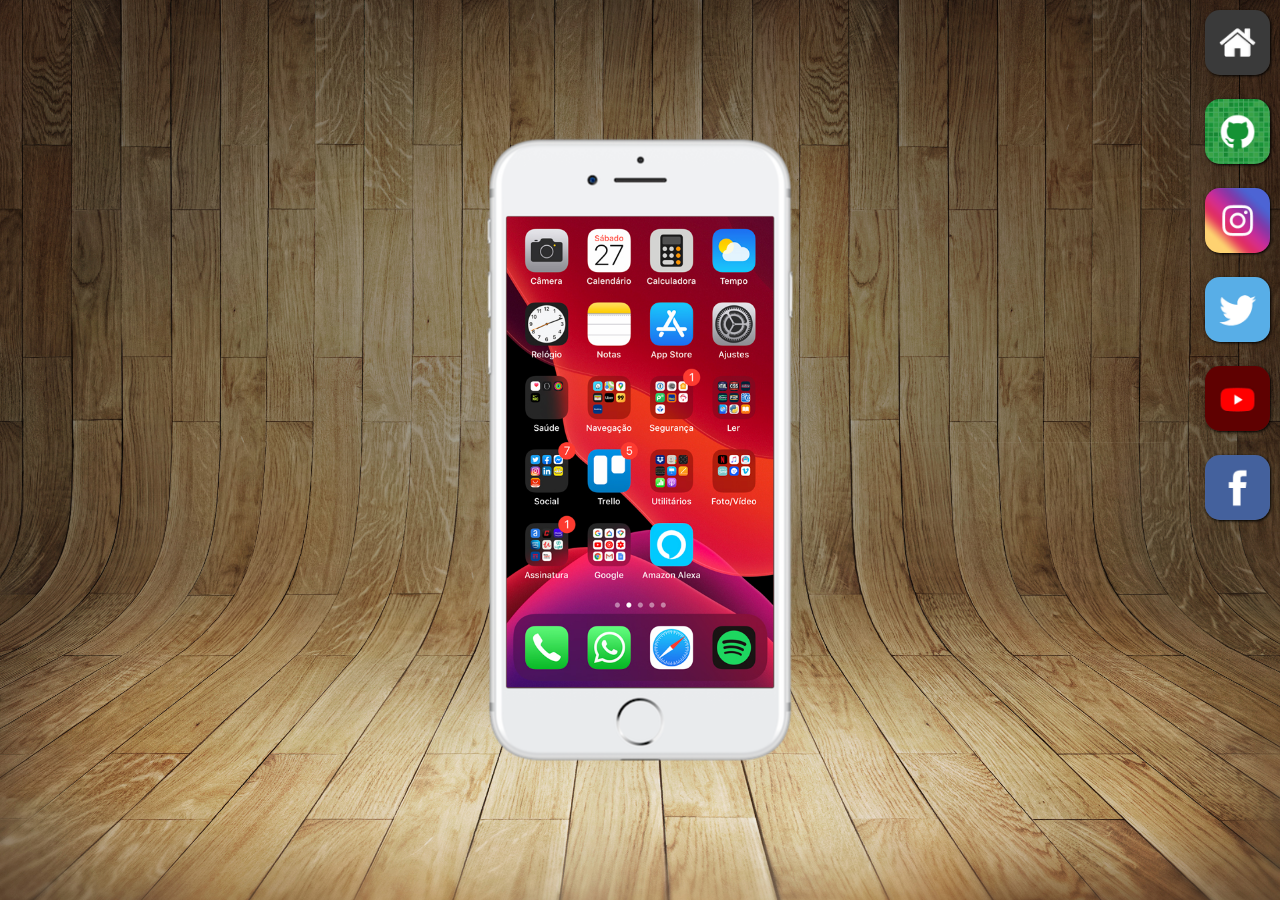
<file: index.html>
<!DOCTYPE html>
<html lang="pt-br">
<head>
    <meta charset="UTF-8">
    <meta name="viewport" content="width=device-width, initial-scale=1.0">
    <link rel="shortcut icon" href="favicon.ico" type="image/x-icon">

    <title>Projeto de rede social</title>

    <link rel="stylesheet" href="estilo.css">


</head>
<body>

    <main>

        <section id="telefone">

            <iframe src="index2.html" 
            name="tela" id="tela"
            frameborder="0">

            infelizmente nao foi possivel carregar o conteudo...


            </iframe>

        </section>

        <section id="redes-sociais">
            <a href="index2.html" target="tela"><img src="imagens/logo-home.jpg" alt="home"></a><br>
            <a href="index4.html" target="tela"><img src="imagens/logo-github.jpg" alt="github"></a><br>
            <a href="index5.html" target="tela"><img src="imagens/logo-instagram.jpg" alt="insta"></a><br>
            <a href="index6.html" target="tela"><img src="imagens/logo-twitter.jpg" alt="twitter"></a><br>
            <a href="index3.html" target="tela"><img src="imagens/logo-youtube.jpg" alt="youtube"></a><br>
            <a href="index7.html" target="tela"><img src="imagens/logo-facebook.jpg" alt="facebook"></a>
        </section>

    </main>


</body>
</html>
</file>
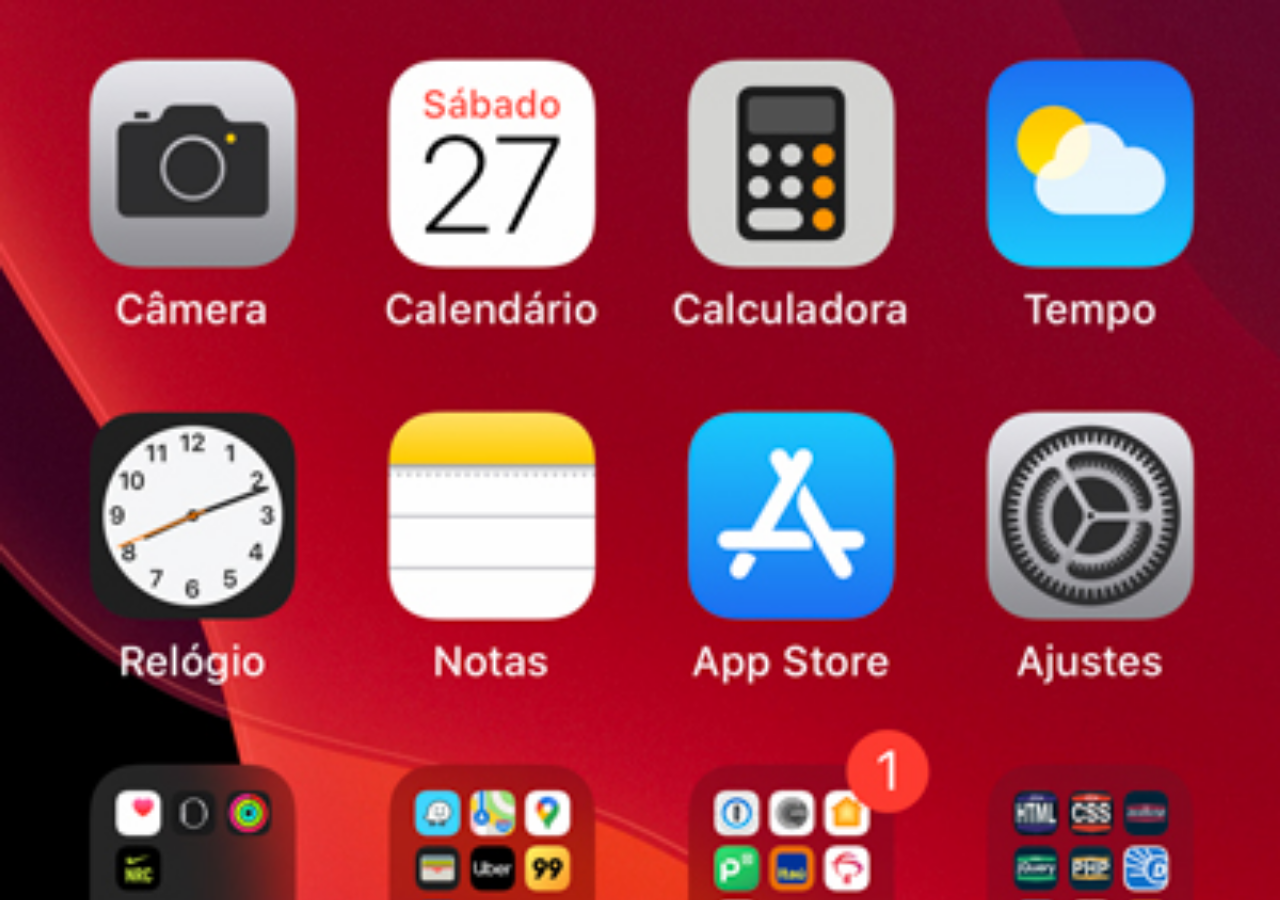
<file: index2.html>
<!DOCTYPE html>
<html lang="pt-br">
<head>
    <meta charset="UTF-8">
    <meta name="viewport" content="width=device-width, initial-scale=1.0">
    <title>home</title>

    <style>

        * {
            margin: 0px;
            padding: 0px;
        }

        body {
            width: 100vw;
            height: 100vh;
            background: rgb(185, 72, 72) url('imagens/tela-home.jpg')
            no-repeat top center;
            background-size: cover;
            
        }
        
    </style>



</head>
<body>
    
</body>
</html>
</file>
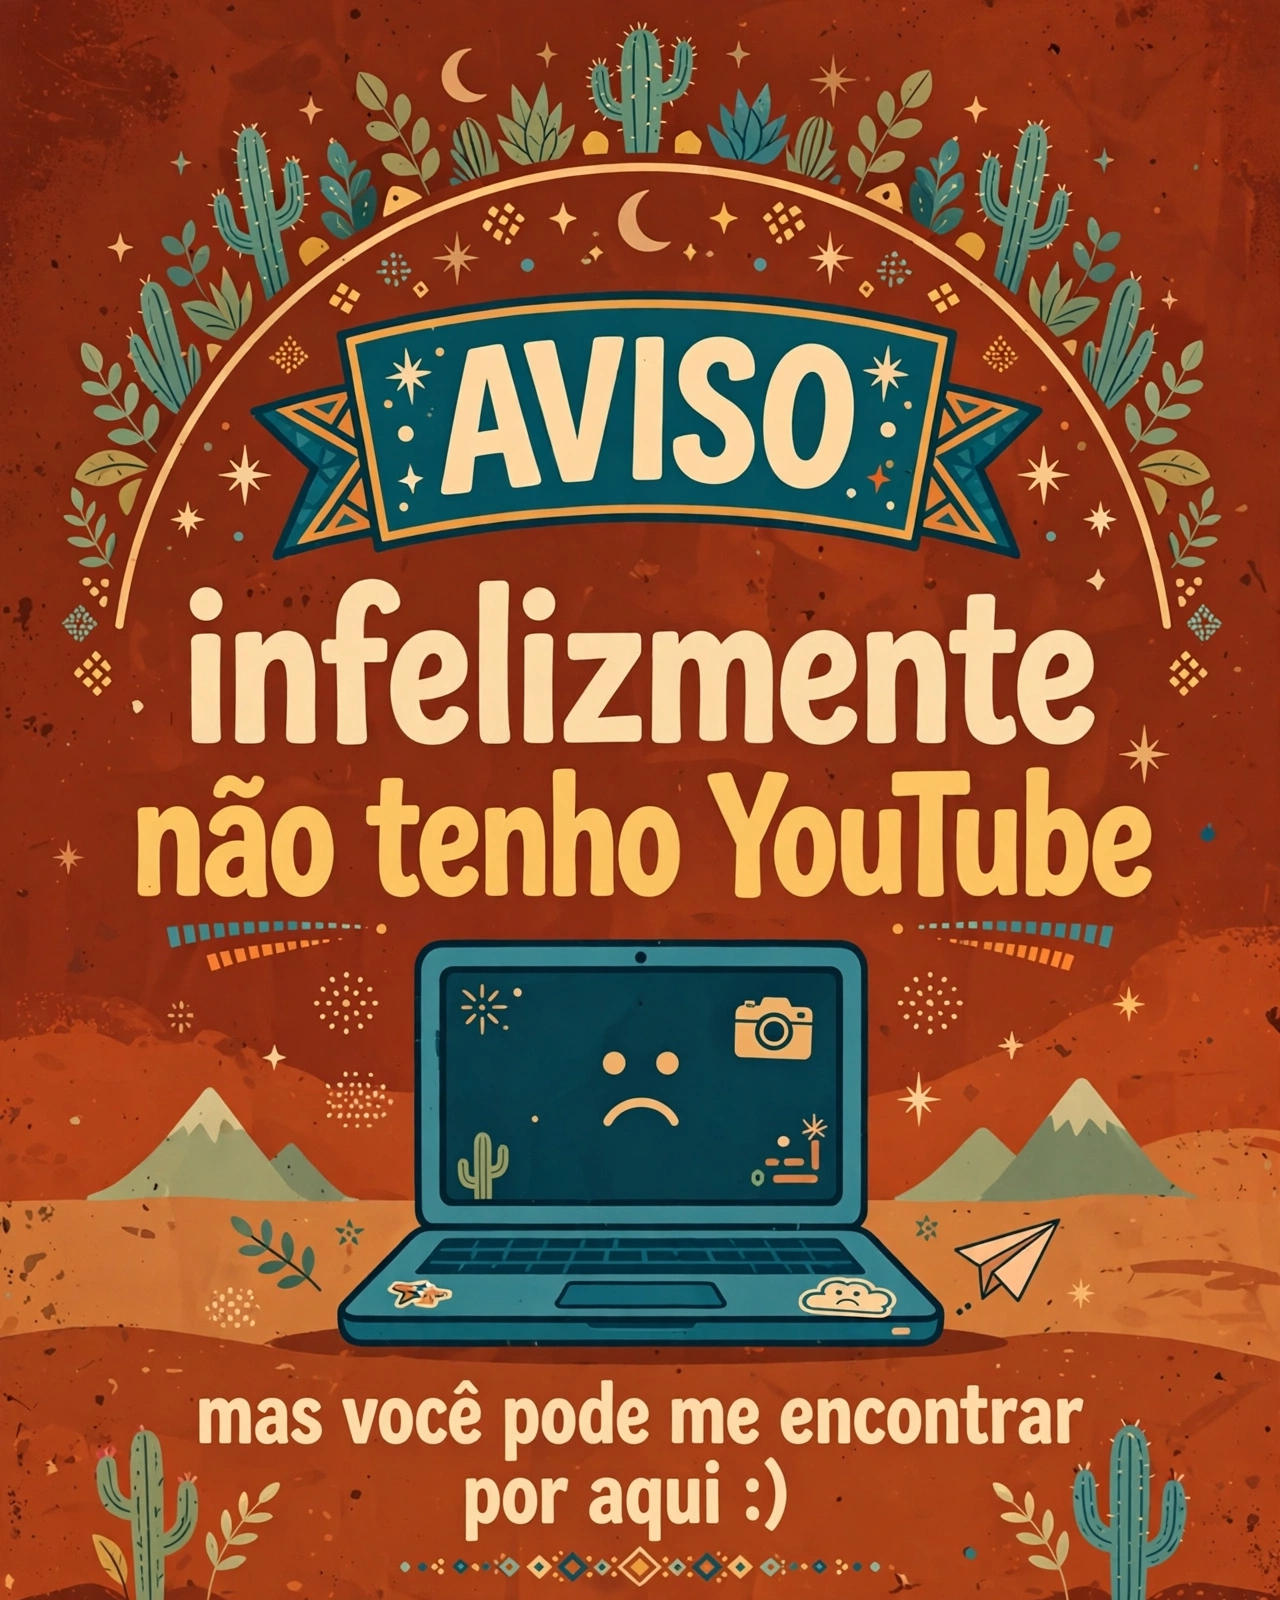
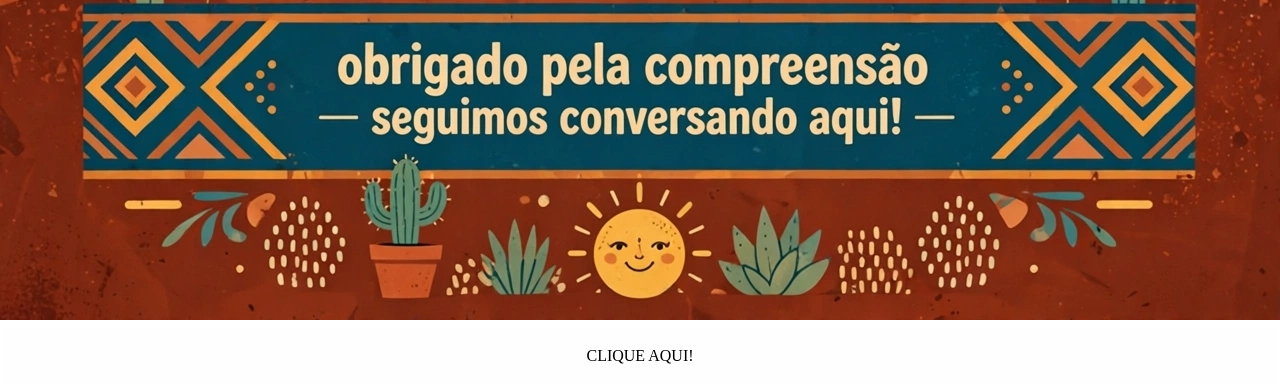
<file: index3.html>
<!DOCTYPE html>
<html lang="pt-br">
<head>
    <meta charset="UTF-8">
    <meta name="viewport" content="width=device-width, initial-scale=1.0">
    <title>youtube</title>
    <link rel="stylesheet" href="estilo-social.css">

<style>
    

</style>


</head>
<body>

    <img src="imagens/tela.youtube.jpg" alt="youtube">
    <a href="https://youtu.be/kBcQjz7d4WQ?si=AH51eQqCHgiEejqO" target="_blank">CLIQUE AQUI!</a>
        
</body>
</html>
</file>
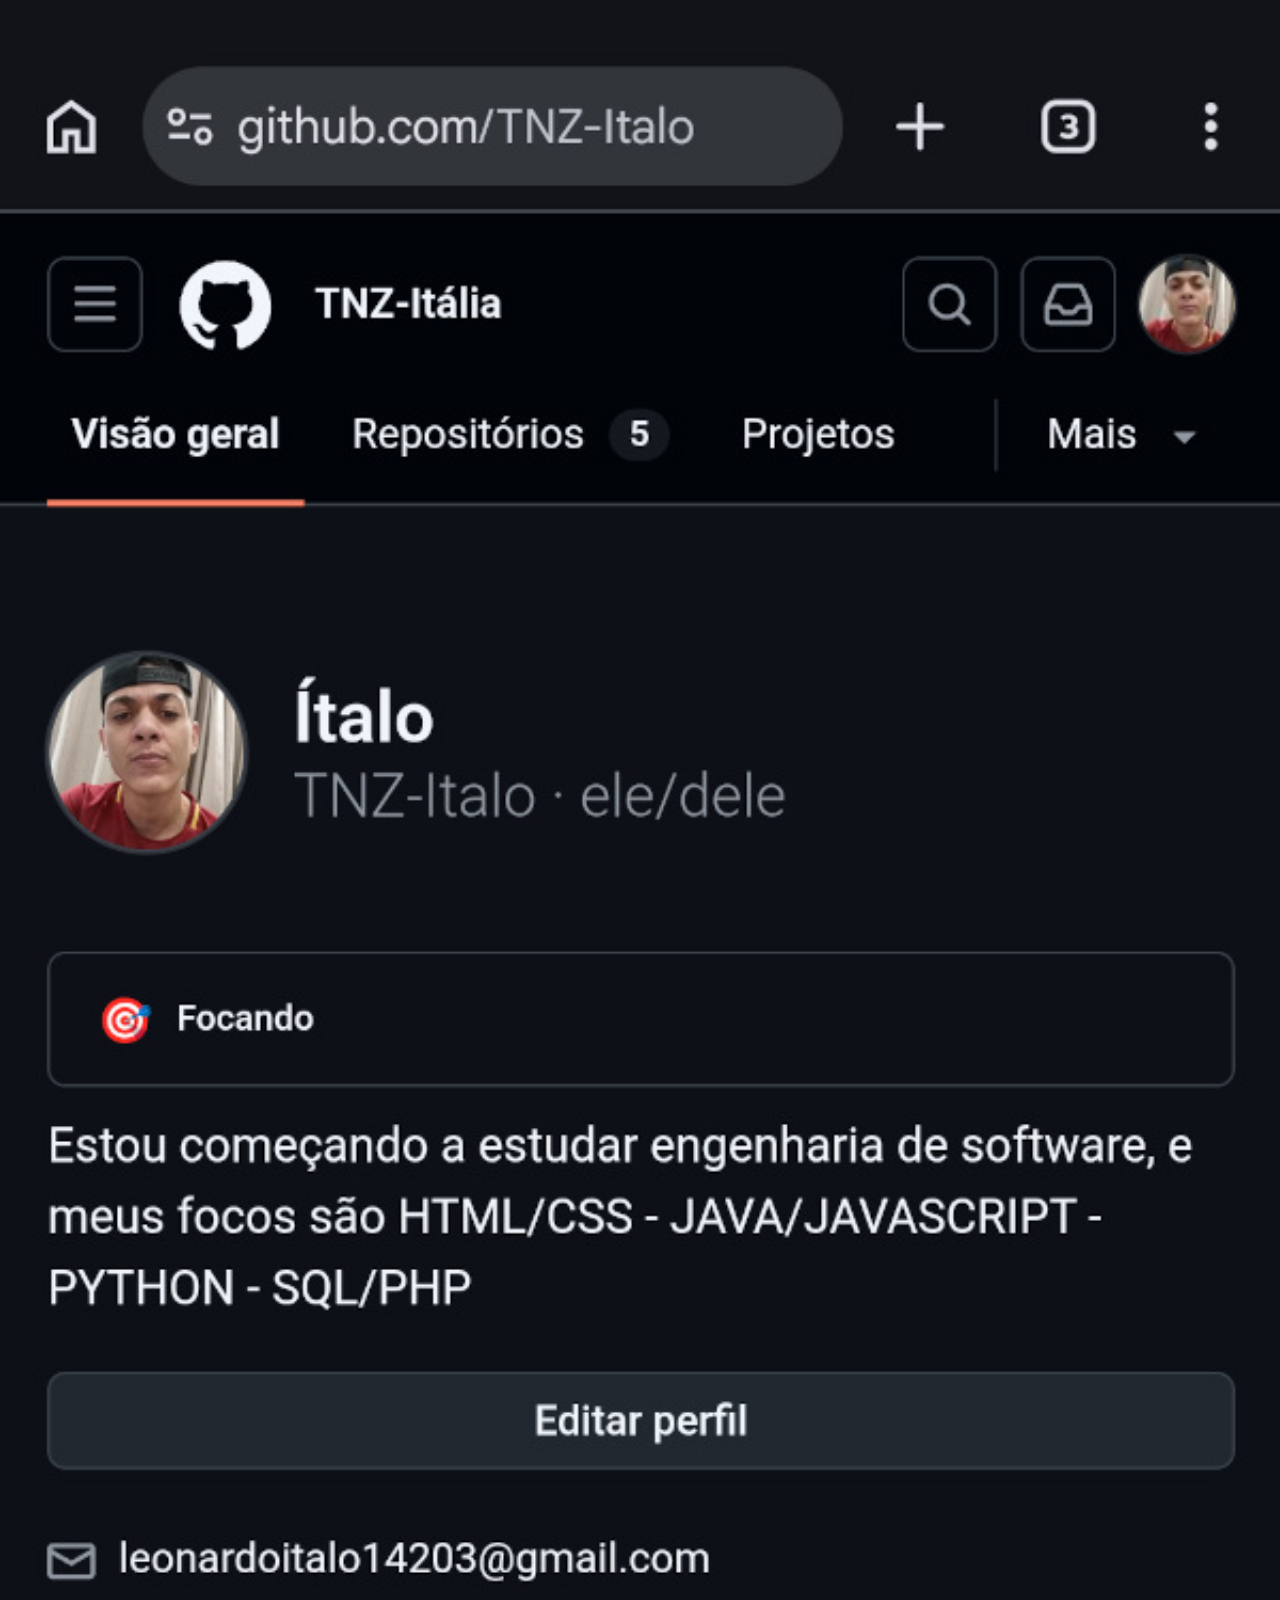
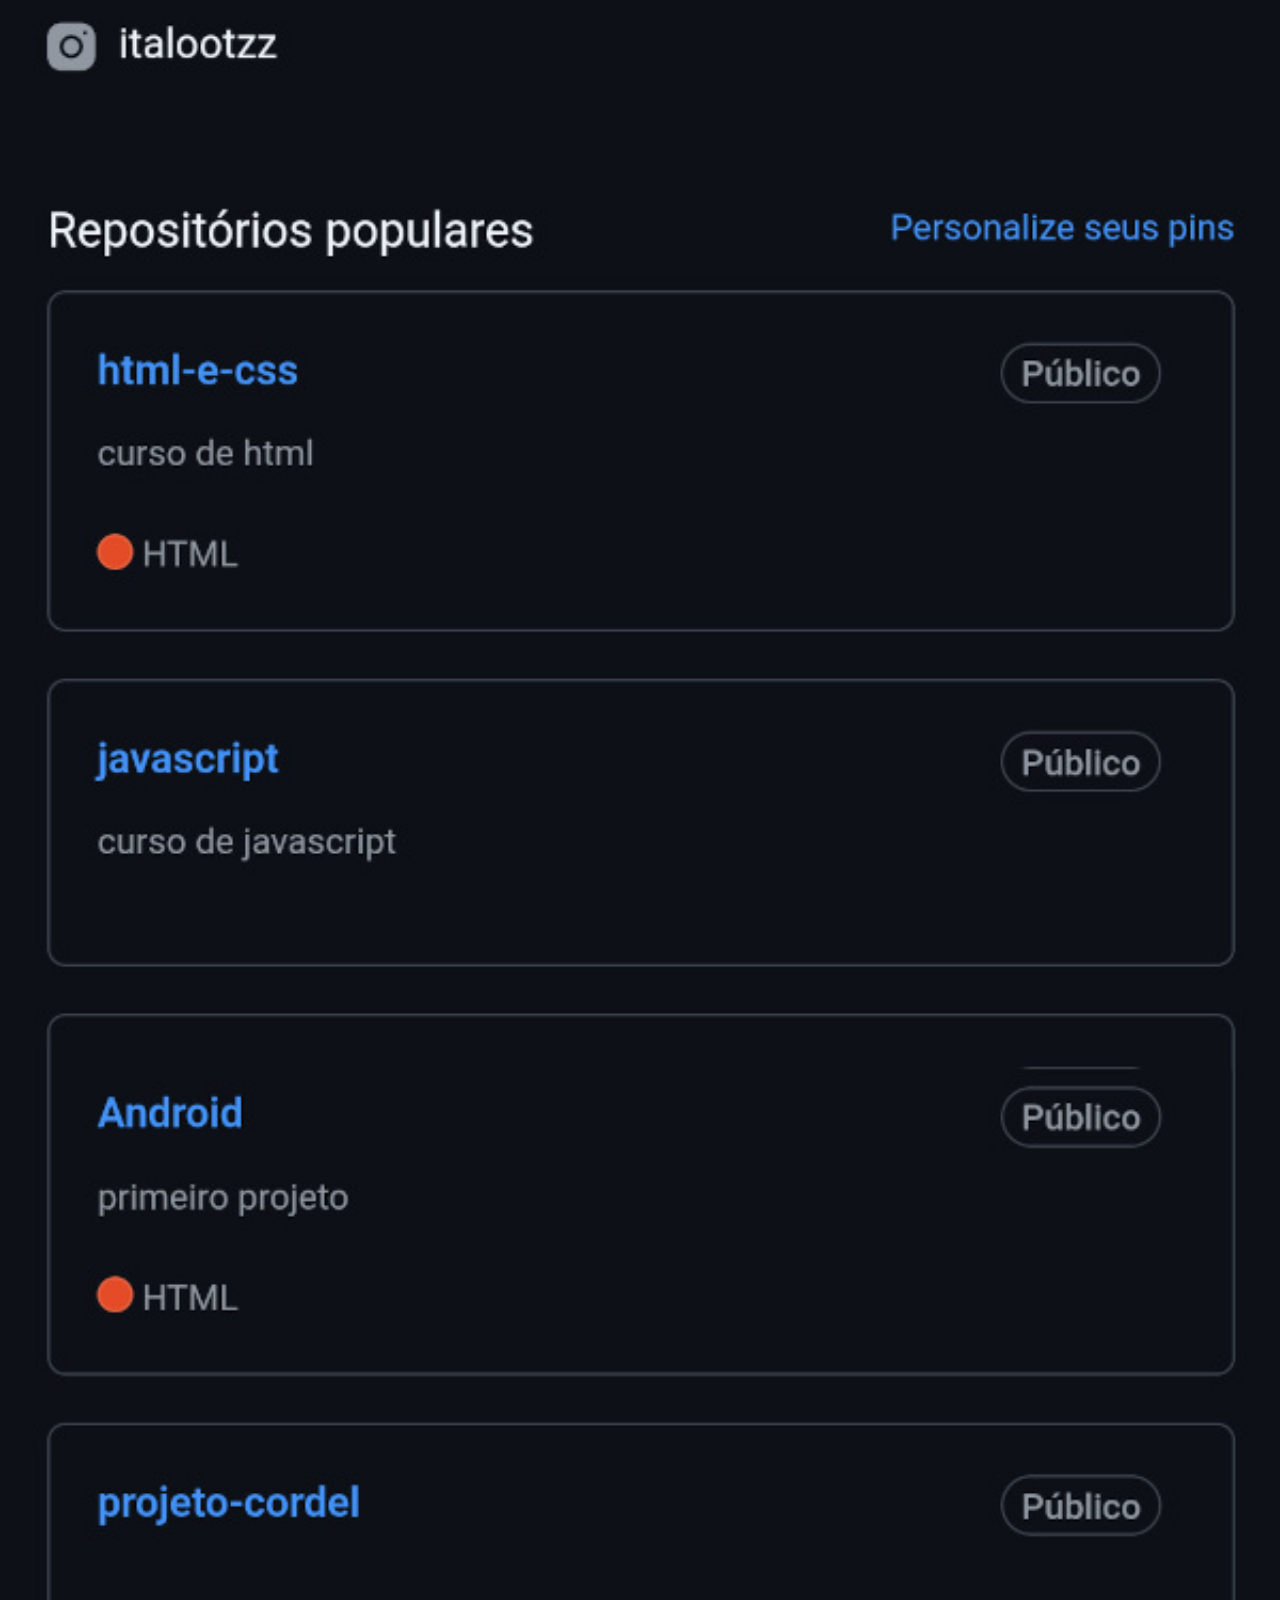
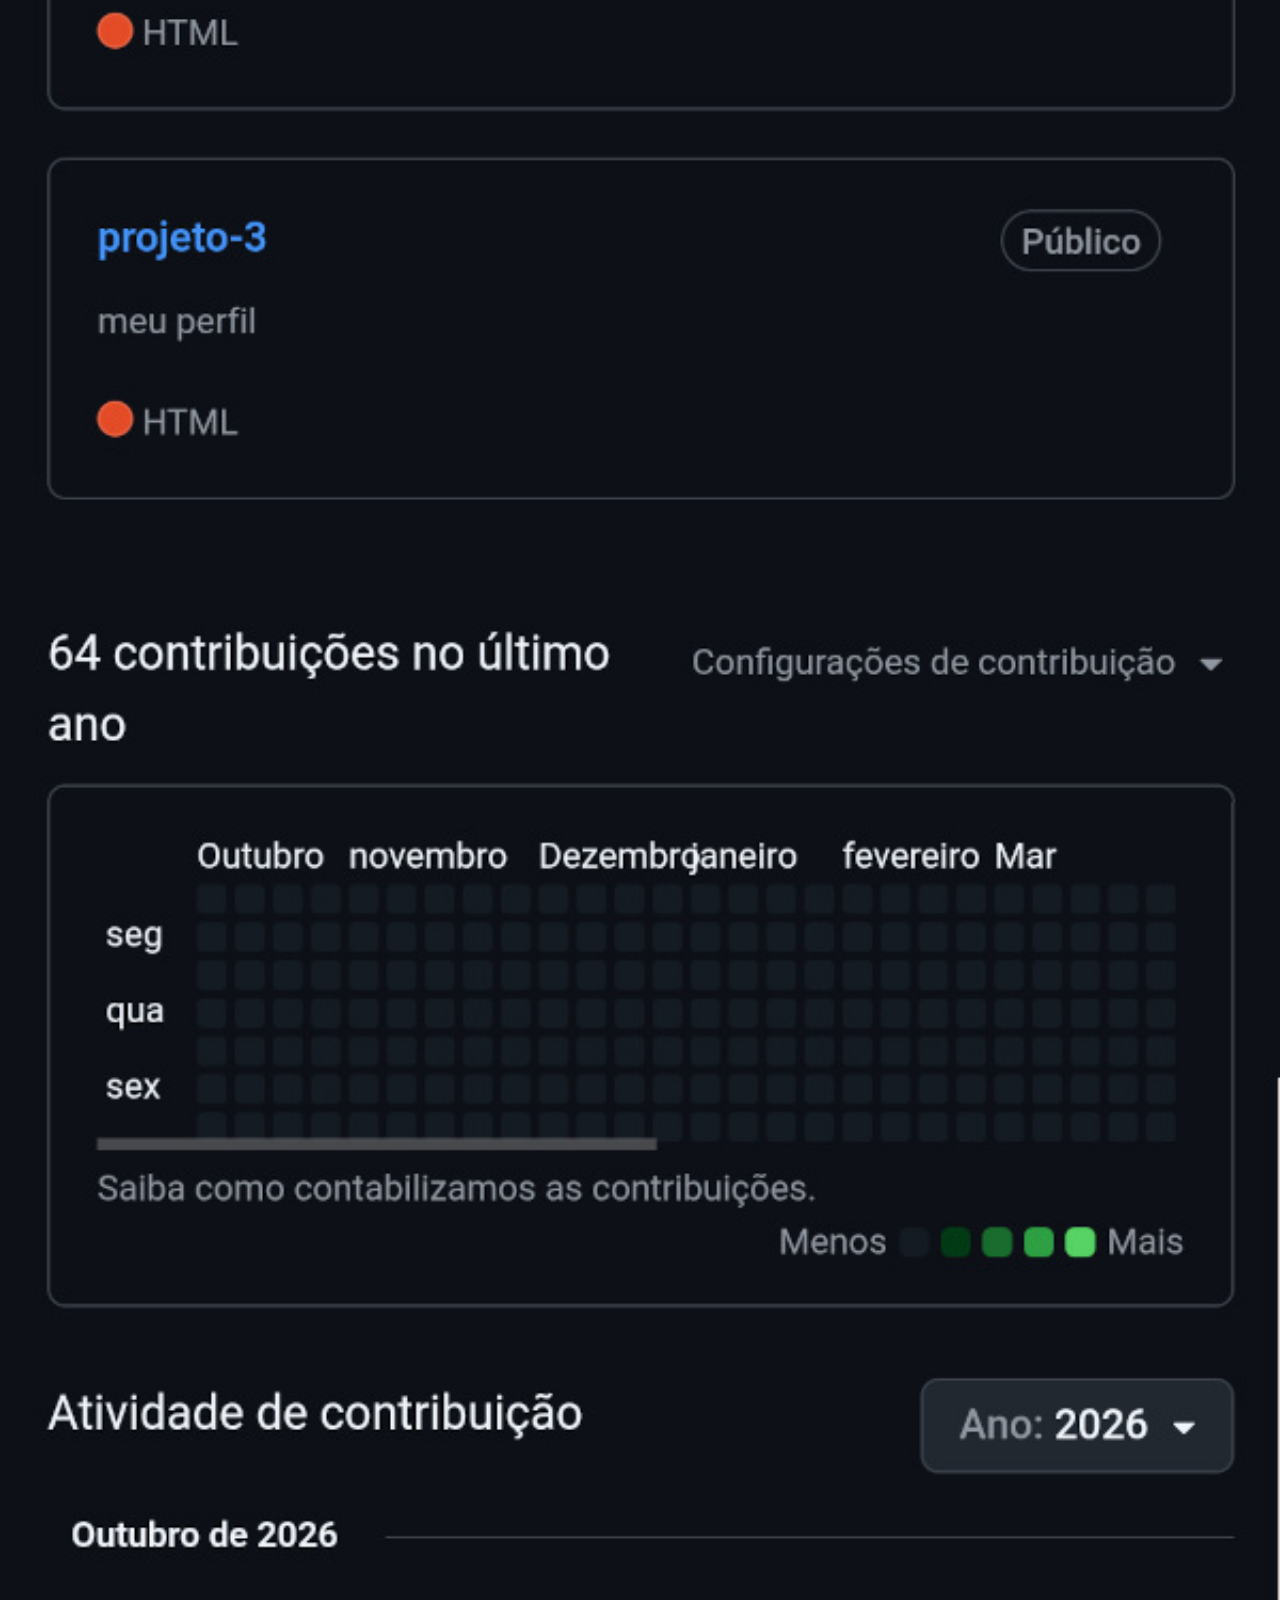
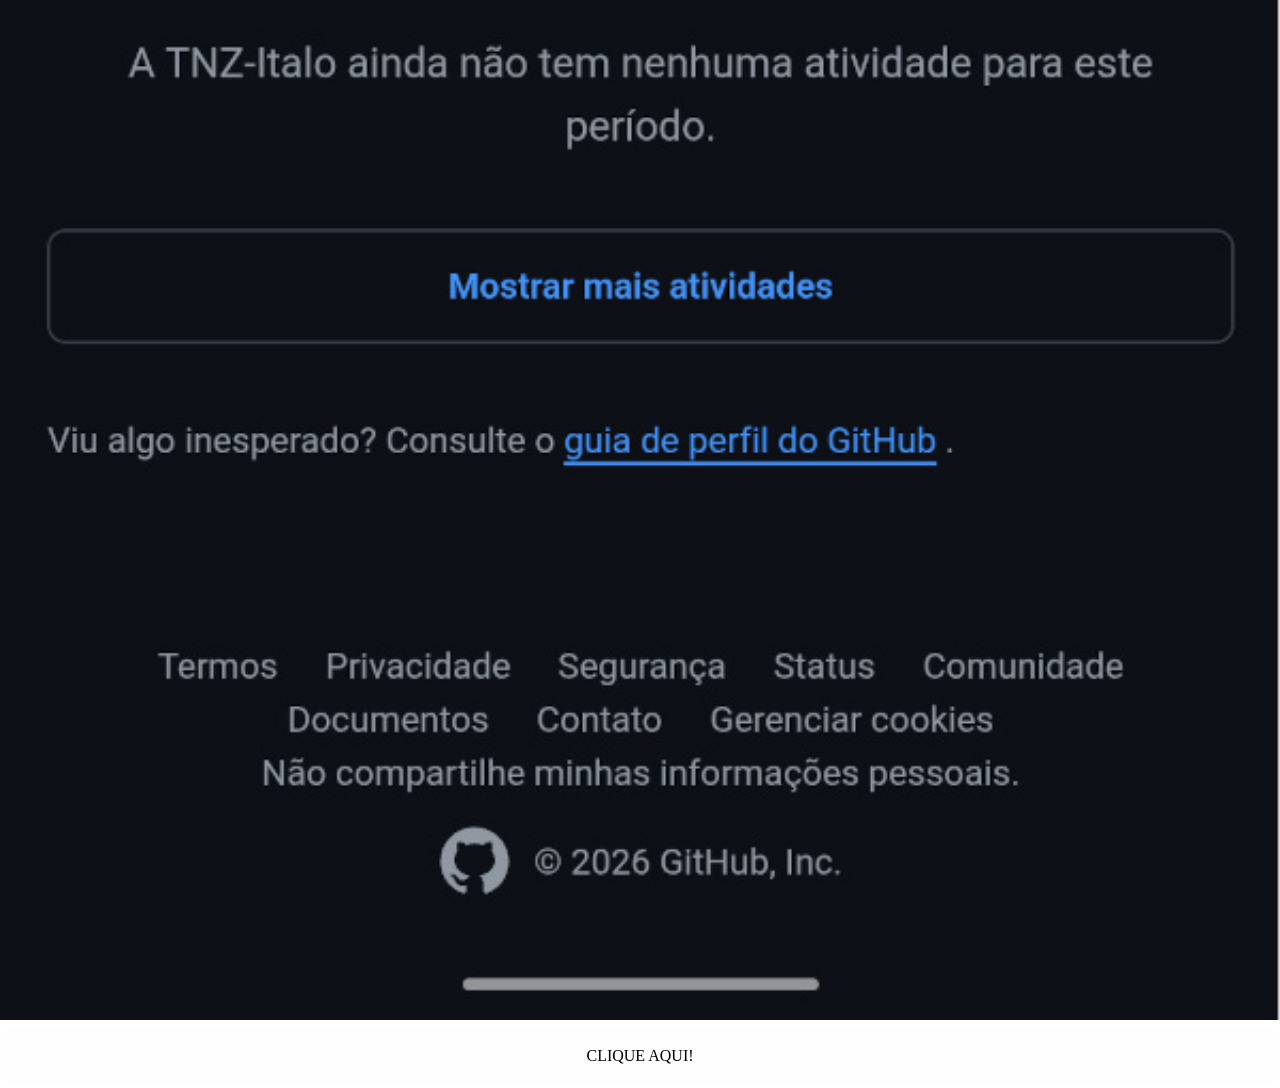
<file: index4.html>
<!DOCTYPE html>
<html lang="pt-br">
<head>
    <meta charset="UTF-8">
    <meta name="viewport" content="width=device-width, initial-scale=1.0">
    <title>github</title>
    <link rel="stylesheet" href="estilo-social.css">

</head>
<body>


    <img src="imagens/tela.github.jpg" alt="hithub">
    <a href="https://github.com/TNZ-Italo" target="_blank">CLIQUE AQUI!</a>



</body>
</html>
</file>
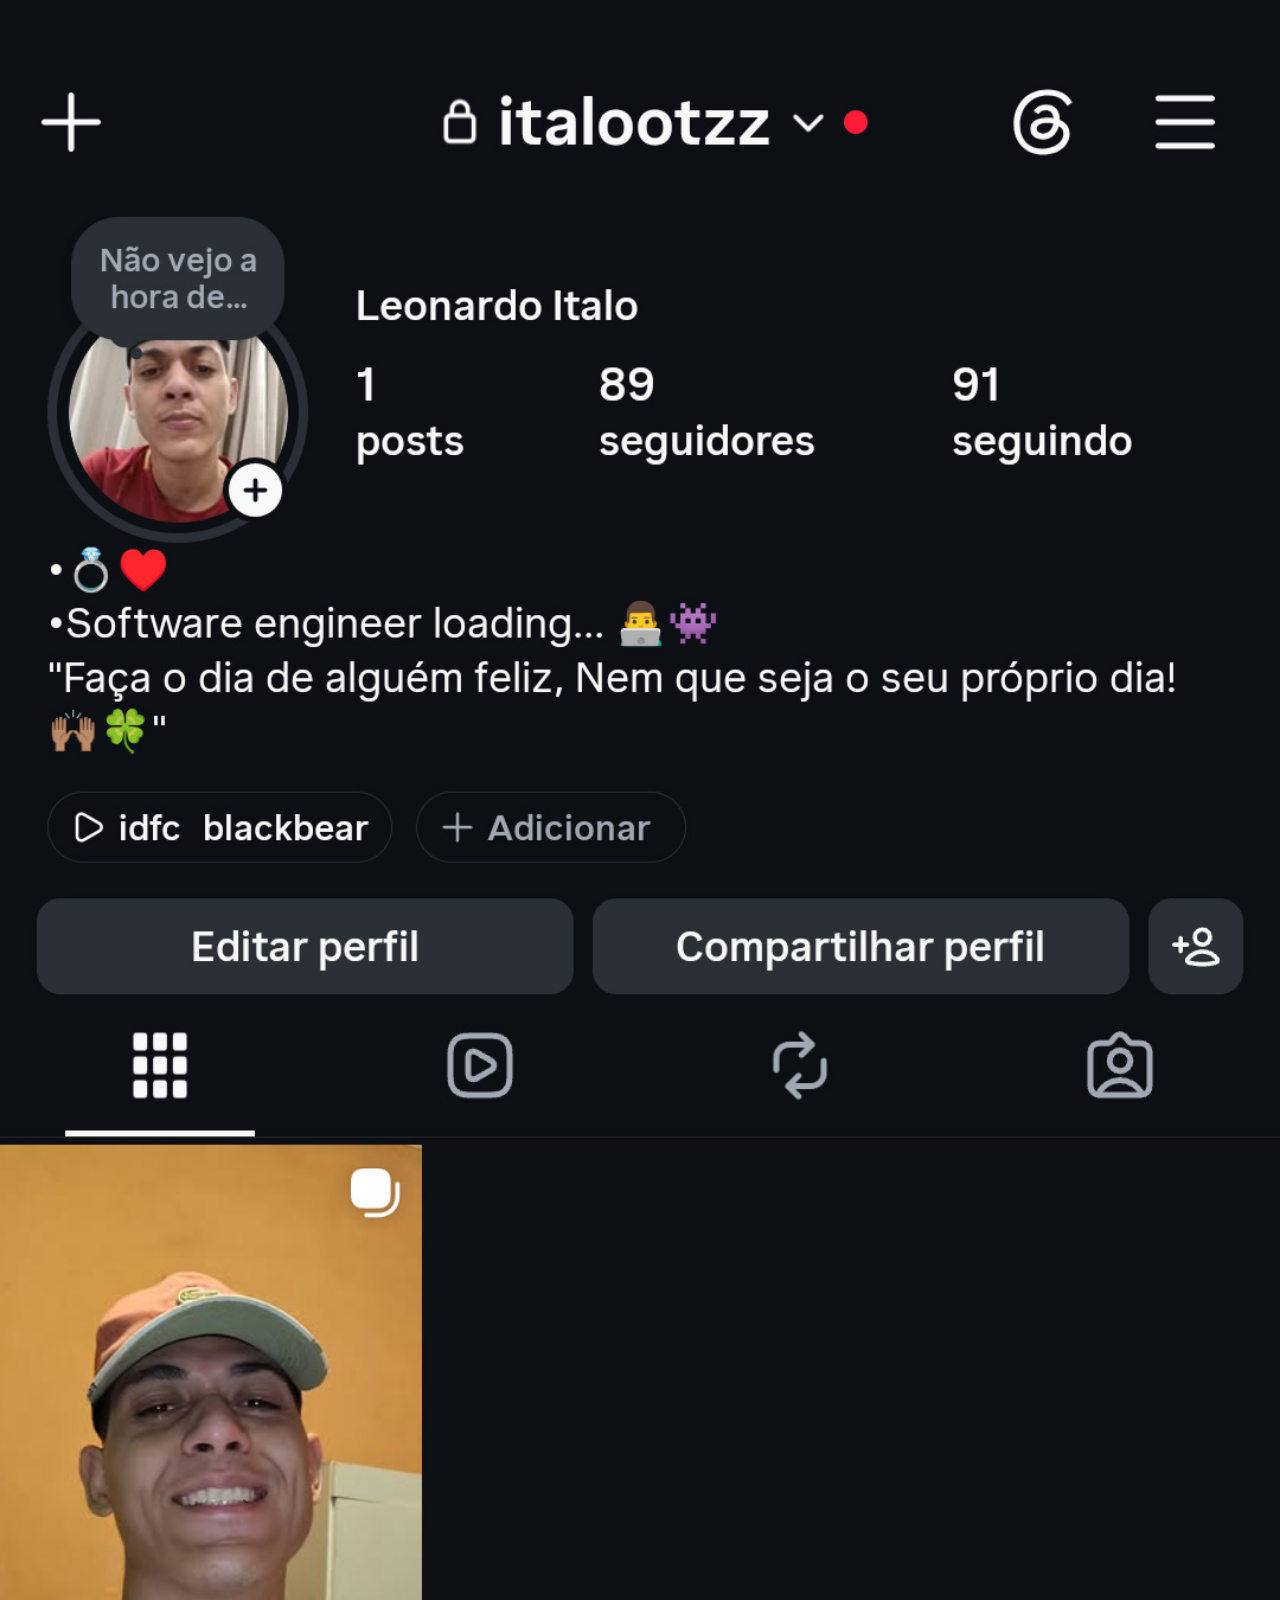
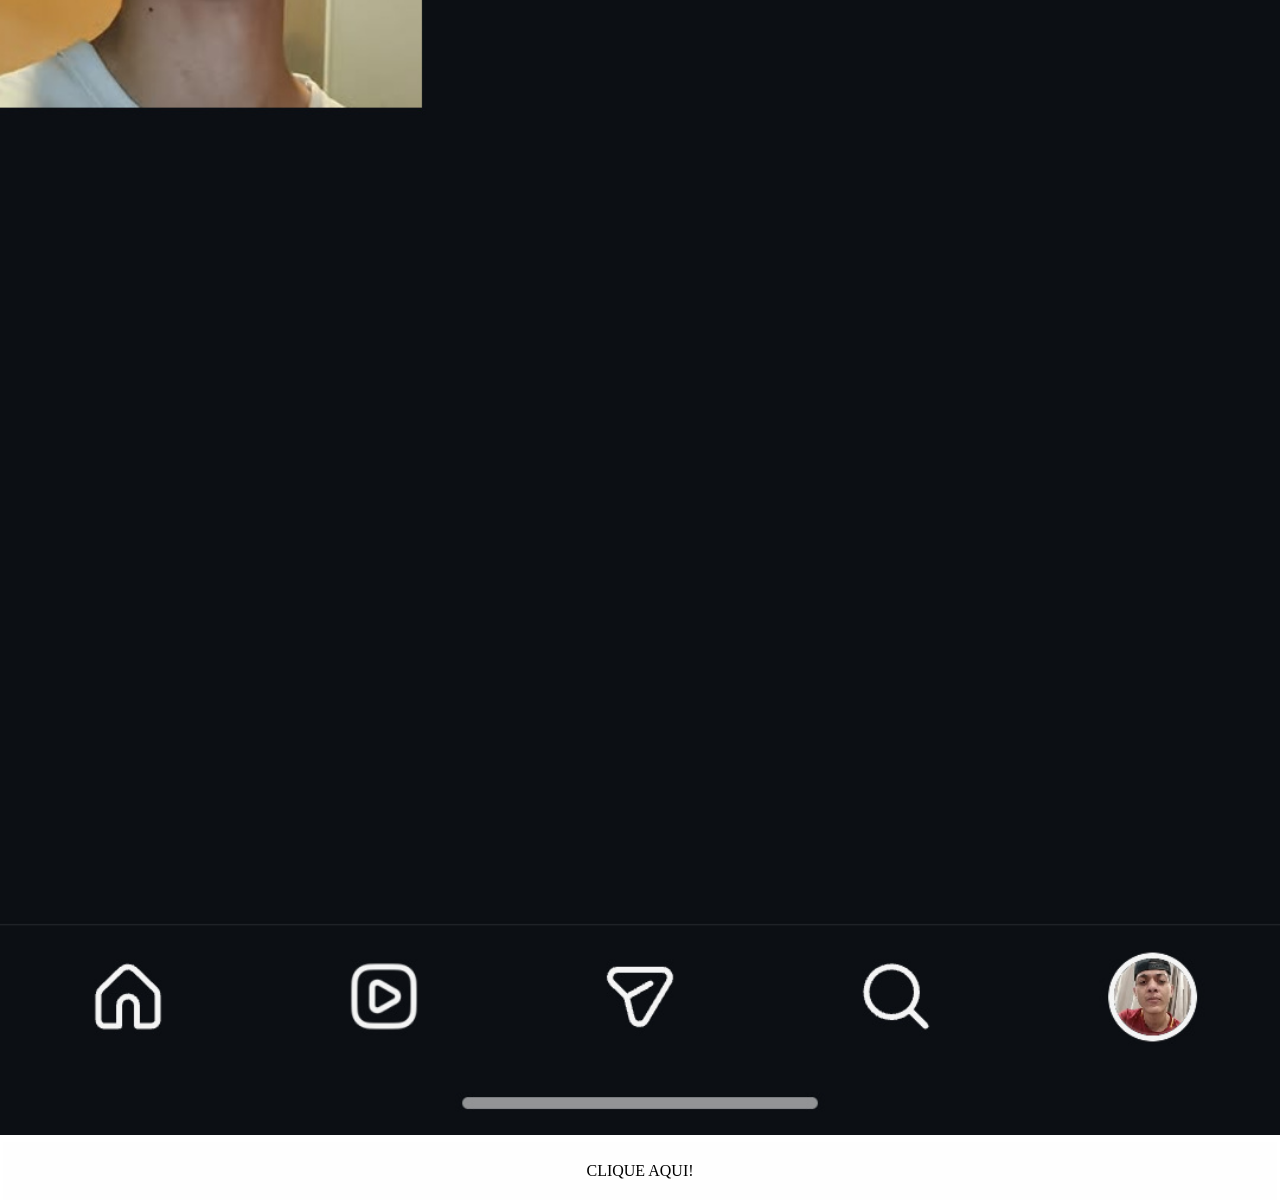
<file: index5.html>
<!DOCTYPE html>
<html lang="pt-br">
<head>
    <meta charset="UTF-8">
    <meta name="viewport" content="width=device-width, initial-scale=1.0">
    <title>instagram</title>
    <link rel="stylesheet" href="estilo-social.css">
</head>
<body>
    
    
    <img src="imagens/Instagram.tela.jpg" alt="insta">
    <a href="https://www.instagram.com/italootzz/" target="_blank">CLIQUE AQUI!</a>


</body>
</html>
</file>
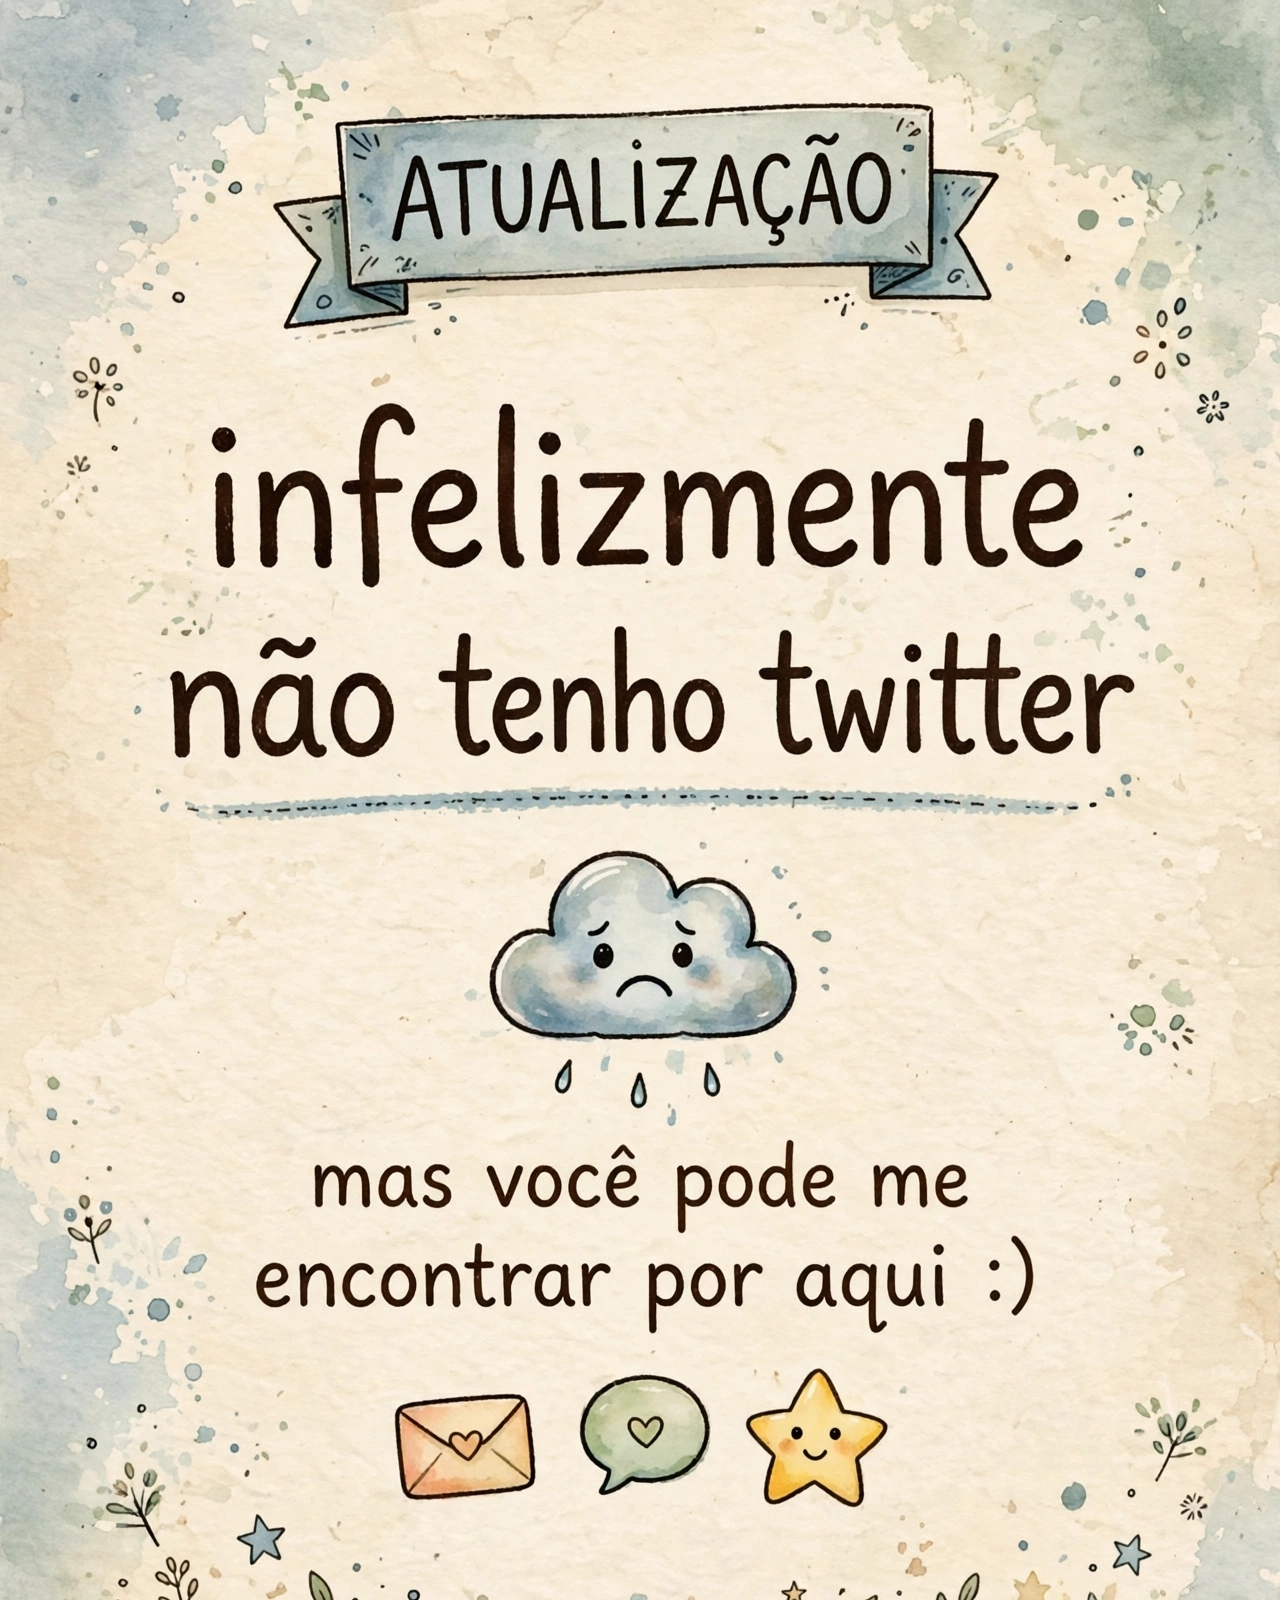
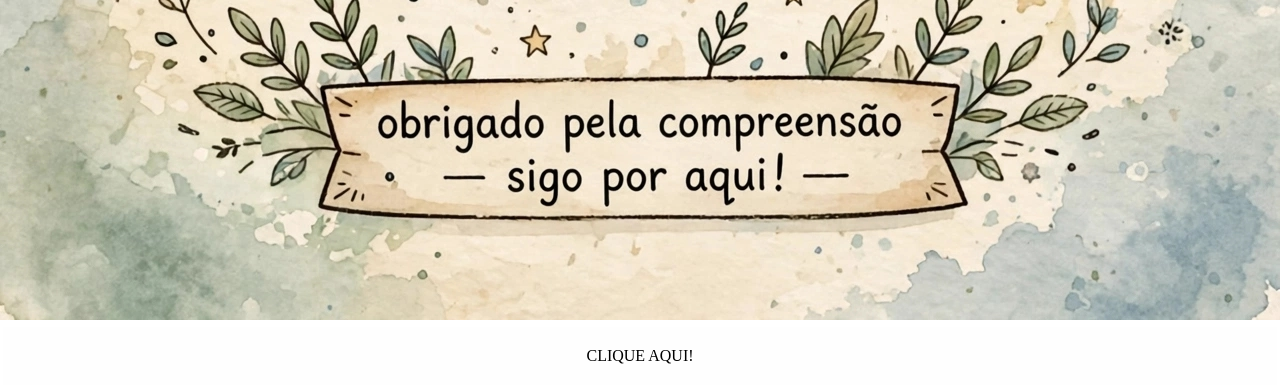
<file: index6.html>
<!DOCTYPE html>
<html lang="pt-br">
<head>
    <meta charset="UTF-8">
    <meta name="viewport" content="width=device-width, initial-scale=1.0">
    <title>twitter</title>
    <link rel="stylesheet" href="estilo-social.css">

</head>
<body>

     <img src="imagens/tela.twitter.jpg" alt="twitter">
    <a href="https://www.instagram.com/italootzz/" target="_blank">CLIQUE AQUI!</a>


    
</body>
</html>
</file>
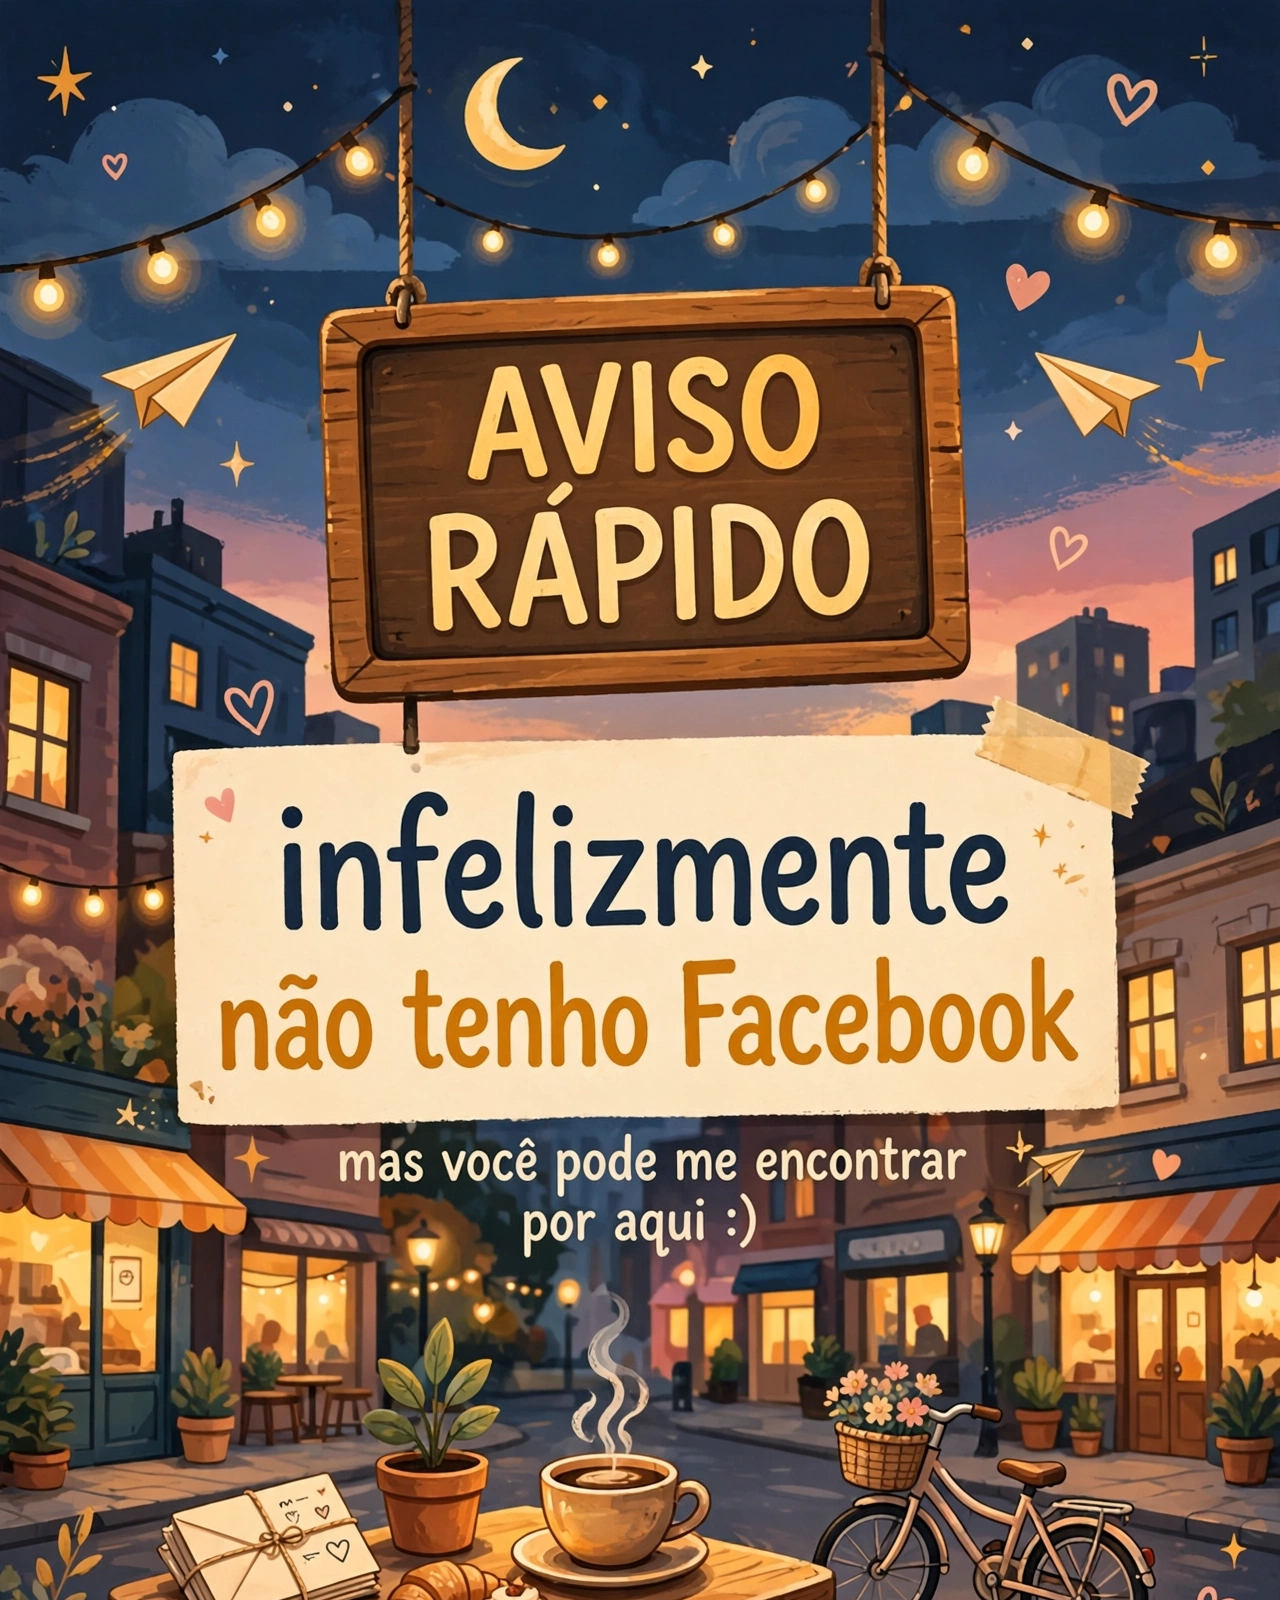
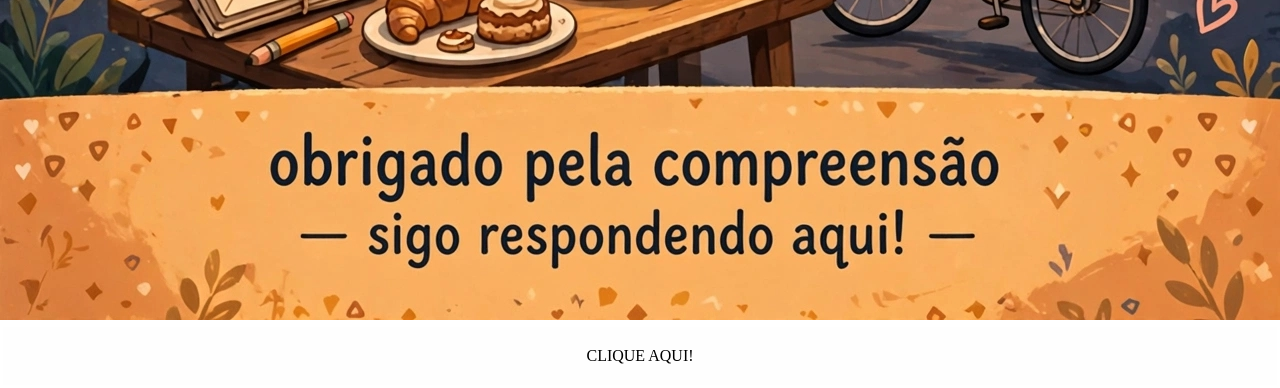
<file: index7.html>
<!DOCTYPE html>
<html lang="pt-br">
<head>
    <meta charset="UTF-8">
    <meta name="viewport" content="width=device-width, initial-scale=1.0">
    <title>facebook</title>

    <link rel="stylesheet" href="estilo-social.css">

</head>
<body>

     <img src="imagens/tela.facebook.jpg" alt="facebook">
    <a href="https://www.instagram.com/italootzz/" target="_blank">CLIQUE AQUI!</a>

    
    
</body>
</html>
</file>
<file: estilo.css>
@charset "UTF-8";

* {
    margin: 0px;
    padding: 0px;
    font-family:Arial, Helvetica, sans-serif ;
}

html, body {
    height: 100vh;
    width: 100vw;
    background-color: black;

}

main {
    position: relative;
    height: 100vh;

    background: url(imagens/fundo-madeira.jpg)
    no-repeat top center;
    background-size: cover;
    background-attachment: fixed;
}

section#telefone {
    position: absolute;
    top: 50%;
    left: 50%;
    transform: translate(-50%, -50%);


    height: 627px;
    width: 311px;
    background:url(imagens/frame-iphone.png)
    no-repeat;

}

iframe#tela {
    position: relative;
    top: 80px;
    left: 22px;

    width: 267px;
    height: 471px;

}

::-webkit-scrollbar { 
            width: 0px;
            height: 0px;
        }


section#redes-sociais {
    text-align: right;
}

section#redes-sociais img {
    width: 65px;
    margin: 10px;
    border-radius: 15px 15px 15px 15px;
    box-shadow: 1px 1px 3px black;
}

section#redes-sociais img:hover {
    transition: .6s;
    border: 5px solid rgb(249, 119, 5);
    
}
</file>
<file: estilo-social.css>
@charset "UTF-8";


* {
        margin: 0px;
        padding: 0px;
    }


    /*eliminar a barra de rolagem*/

    ::-webkit-scrollbar { 
            width: 0px;
            height: 0px;
        }


    /*coloca a img com a largura maxima da view port*/

    img {
        width: 100vw;
    }
    



    a {
        display: block;
        background-color:rgb(254, 254, 254);
        color: rgb(0, 0, 0);
        padding: 20px;
        text-align: center;
        border: 3px solid white;
        text-decoration: none;

    }

    a:hover {
        color: blue;
    }
</file>
